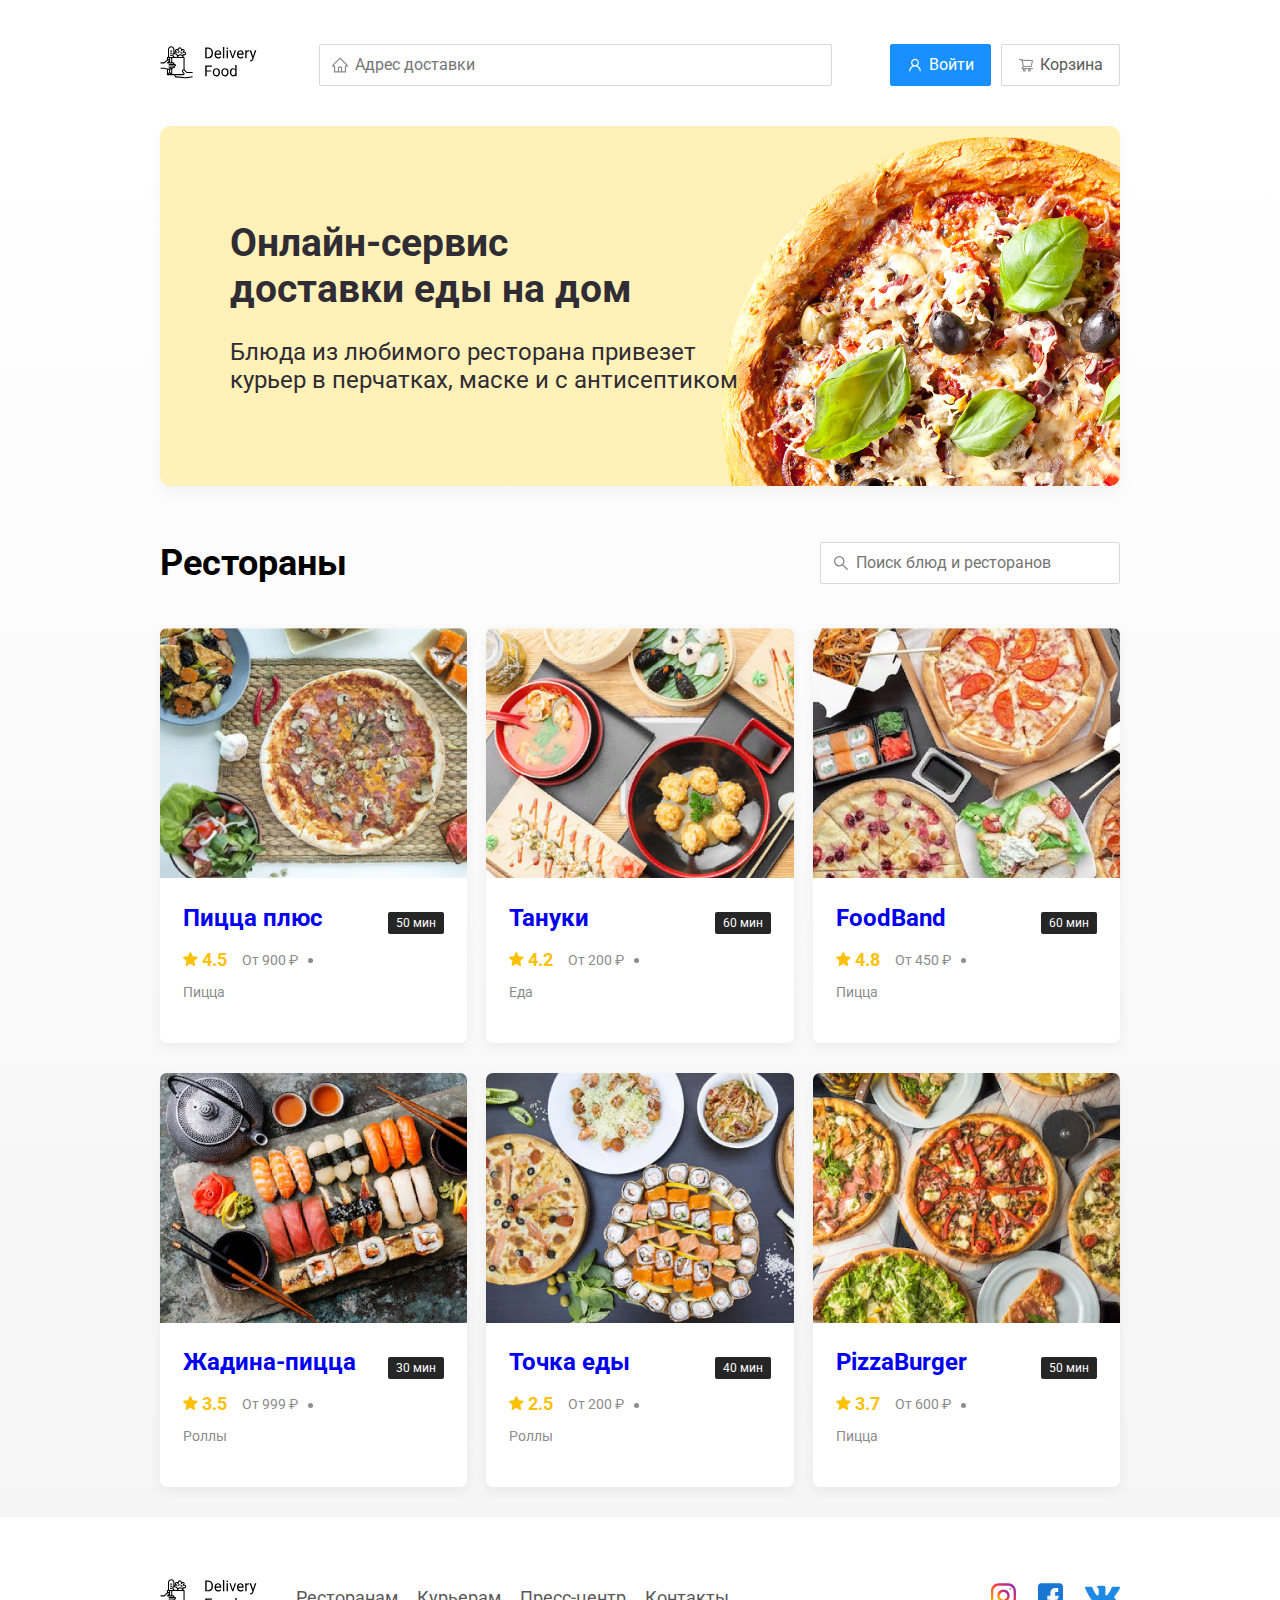
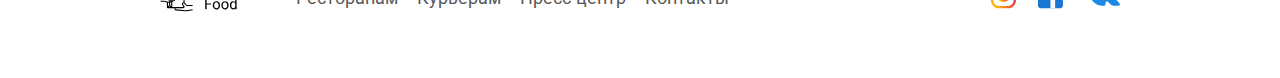
<file: index.html>
<!DOCTYPE html>
<html lang="ru">
<head>
    <meta charset="UTF-8">
    <meta name="viewport" content="width=device-width, initial-scale=1.0">
    <title>Delivery Food - доставка еды на дом</title>
    <link href="https://fonts.googleapis.com/css2?family=Roboto:wght@400;700&display=swap" rel="stylesheet">
    <link rel="stylesheet" href="css/normalize.css">
    <link rel="stylesheet" href="css/style.css">
</head>
<body>
    <div class="container">
        <!-- Шапка сайта -->
        <header class="header">
            <!-- Логотип -->
            <a href="index.html" class="logo">
                <img src="img/logo.svg" alt="Logo">
            </a>
            <!-- Поиск -->
            <input type="text" class="input input-address" placeholder="Адрес доставки">
            <div class="buttons">
                <button class="button button-primary">
                    <img src="img/user.svg" class="button-icon" alt="user">
                    <span class="button-text">Войти</span>
                </button>
                <button class="button">
                    <img src="img/shopping-cart.svg" class="button-icon" alt="shopping cart">
                    <span class="button-text">Корзина</span>
                </button>
            </div>
        </header>
    </div>

    <!-- /.container -->

    <main class="main">
        <div class="container">
            <section class="promo">
                <h1 class="promo-title">
                    Онлайн-сервис <br> доставки еды на дом
                </h1>
                <p class="promo-text">Блюда из любимого ресторана привезет курьер в перчатках, маске и с антисептиком</p>
            </section>
    
            <section class="restaurants">
                <div class="section-heading">
                    <h2 class="section-title">Рестораны</h2>
                    <input type="text" class="input input-search" placeholder="Поиск блюд и ресторанов">
                </div>
                <div class="cards">
                    <a href="restaurant.html" class="card">
                        <img src="img/image.png" alt="image" class="card-image">
                        <div class="card-text">
                            <div class="card-heading">
                                <h3 class="card-title">Пицца плюс</h3>
                                <span class="card-tag tag">50 мин</span>
                            </div>
                            <!-- /.card-heading -->
                            <div class="card-info">
                                <div class="rating">
                                    <img src="img/rating.svg" alt="rating">
                                    4.5
                                </div>
                                <div class="price">От 900 ₽</div>
                                <div class="category">Пицца </div>
                            </div>
                            <!-- /.card-info -->
                        </div>
                        <!-- /.card-text -->
                    </a>
                    <!-- /.card -->
    
                    <a href="restaurant.html" class="card">
                        <img src="img/image2.png" alt="image" class="card-image">
                        <div class="card-text">
                            <div class="card-heading">
                                <h3 class="card-title">Тануки </h3>
                                <span class="card-tag tag">60 мин</span>
                            </div>
                            <!-- /.card-heading -->
                            <div class="card-info">
                                <div class="rating"><img src="img/rating.svg" alt="rating">
                                    4.2</div>
                                <div class="price">От 200 ₽</div>
                                <div class="category">Еда</div>
                            </div>
                            <!-- /.card-info -->
                        </div>
                        <!-- /.card-text -->
                    </a>
                    <!-- /.card -->
    
                    <a href="restaurant.html" class="card">
                        <img src="img/image3.png" alt="image" class="card-image">
                        <div class="card-text">
                            <div class="card-heading">
                                <h3 class="card-title">FoodBand</h3>
                                <span class="card-tag tag">60 мин</span>
                            </div>
                            <!-- /.card-heading -->
                            <div class="card-info">
                                <div class="rating"><img src="img/rating.svg" alt="rating">
                                    4.8</div>
                                <div class="price">От 450 ₽</div>
                                <div class="category">Пицца </div>
                            </div>
                            <!-- /.card-info -->
                        </div>
                        <!-- /.card-text -->
                    </a>
                    <!-- /.card -->
    
                    <a href="restaurant.html" class="card">
                        <img src="img/image4.png" alt="image" class="card-image">
                        <div class="card-text">
                            <div class="card-heading">
                                <h3 class="card-title">Жадина-пицца</h3>
                                <span class="card-tag tag">30 мин</span>
                            </div>
                            <!-- /.card-heading -->
                            <div class="card-info">
                                <div class="rating"><img src="img/rating.svg" alt="rating">
                                    3.5</div>
                                <div class="price">От 999 ₽</div>
                                <div class="category">Роллы</div>
                            </div>
                            <!-- /.card-info -->
                        </div>
                        <!-- /.card-text -->
                    </a>
                    <!-- /.card -->
    
                    <a href="restaurant.html" class="card">
                        <img src="img/image5.png" alt="image" class="card-image">
                        <div class="card-text">
                            <div class="card-heading">
                                <h3 class="card-title">Точка еды</h3>
                                <span class="card-tag tag">40 мин</span>
                            </div>
                            <!-- /.card-heading -->
                            <div class="card-info">
                                <div class="rating"><img src="img/rating.svg" alt="rating">
                                    2.5</div>
                                <div class="price">От 200 ₽</div>
                                <div class="category">Роллы</div>
                            </div>
                            <!-- /.card-info -->
                        </div>
                        <!-- /.card-text -->
                    </a>
                    <!-- /.card -->
    
                    <a href="restaurant.html" class="card">
                        <img src="img/image6.png" alt="image" class="card-image">
                        <div class="card-text">
                            <div class="card-heading">
                                <h3 class="card-title">PizzaBurger</h3>
                                <span class="card-tag tag">50 мин</span>
                            </div>
                            <!-- /.card-heading -->
                            <div class="card-info">
                                <div class="rating"><img src="img/rating.svg" alt="rating">
                                    3.7</div>
                                <div class="price">От 600 ₽</div>
                                <div class="category">Пицца </div>
                            </div>
                            <!-- /.card-info -->
                        </div>
                        <!-- /.card-text -->
                    </a>
                    <!-- /.card -->
                </div>
                <!-- /.cards -->
            </section>
        </div>
        <!-- /.container -->
    </main>

    <footer class="footer">
        <div class="container">
            <div class="footer-block">
                <a href="index.html" class="logo footer-logo">
                    <img src="img/logo.svg" alt="Logo">
                </a>
                <nav class="footer-nav">
                    <a href="#" class="footer-link">Ресторанам </a>
                    <a href="#" class="footer-link">Курьерам</a>
                    <a href="#" class="footer-link">Пресс-центр</a>
                    <a href="#" class="footer-link">Контакты</a>
                </nav>
                <div class="social-links">
                    <a href="#" class="social-link"><img src="img/instagram.svg" alt="instagram"></a>
                    <a href="#" class="social-link"><img src="img/facebook.svg" alt="facebook"></a>
                    <a href="#" class="social-link"><img src="img/vk.svg" alt="vk"></a>
                </div>
                <!-- /.social-links -->
            </div>
            <!-- /.footer-block -->
        </div>
    </footer>
</body>
</html>
</file>
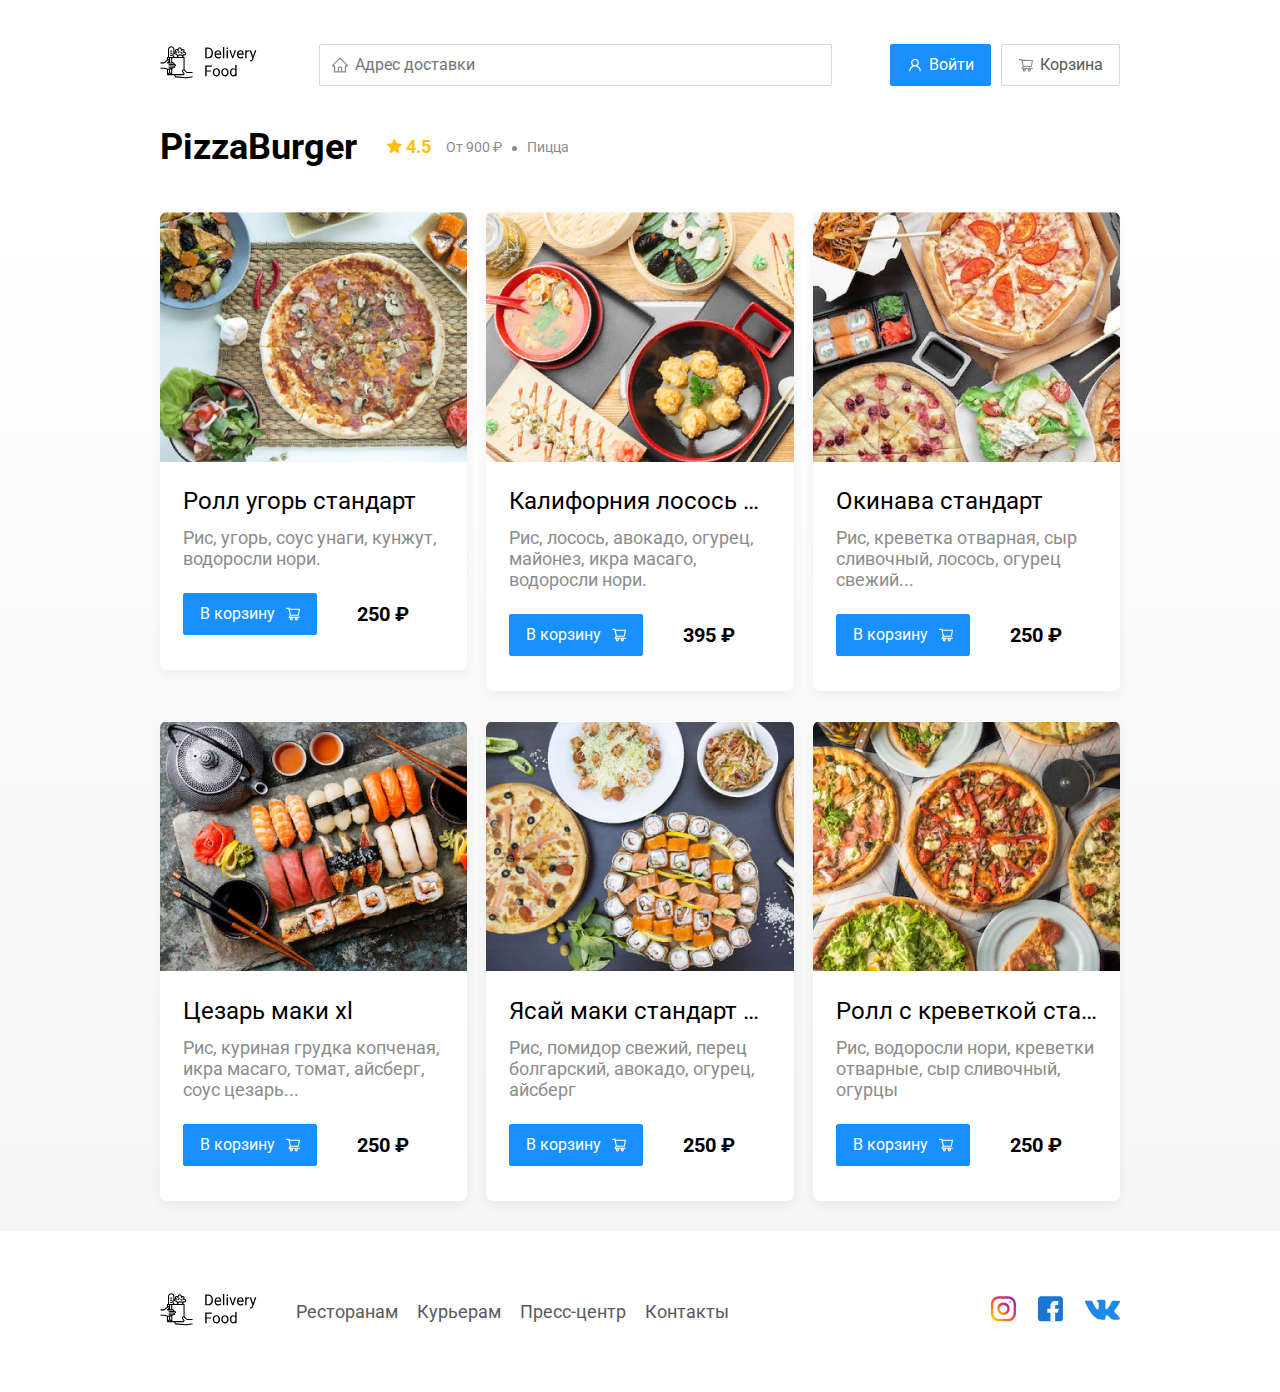
<file: restaurant.html>
<!DOCTYPE html>
<html lang="ru">

<head>
    <meta charset="UTF-8">
    <meta name="viewport" content="width=device-width, initial-scale=1.0">
    <title>PizzaBurger - доставка еды на дом</title>
    <link href="https://fonts.googleapis.com/css2?family=Roboto:wght@400;700&display=swap" rel="stylesheet">
    <link rel="stylesheet" href="css/normalize.css">
    <link rel="stylesheet" href="css/animate.css">
    <link rel="stylesheet" href="css/style.css">
</head>

<body>
    <div class="container">
        <!-- Шапка сайта -->
        <header class="header">
            <!-- Логотип -->
            <a href="index.html" class="logo">
                <img src="img/logo.svg" alt="Logo">
            </a>
            <!-- Поиск -->
            <input type="text" class="input input-address" placeholder="Адрес доставки">
            <div class="buttons">
                <button class="button button-primary">
                    <img src="img/user.svg" class="button-icon" alt="user">
                    <span class="button-text">Войти</span>
                </button>
                <button class="button" id="cart-button">
                    <img src="img/shopping-cart.svg" class="button-icon" alt="shopping cart">
                    <span class="button-text">Корзина</span>
                </button>
            </div>
        </header>
    </div>

    <!-- /.container -->

    <main class="main">
        <div class="container">
            <section class="restaurants">
                <div class="section-heading">
                    <h2 class="section-title">PizzaBurger</h2>
                    <div class="card-info">
                        <div class="rating">
                            <img src="img/rating.svg" alt="rating" class="rating-star"> 4.5
                        </div>
                        <div class="price">От 900 ₽</div>
                        <div class="category">Пицца </div>
                    </div>
                    <!-- /.card-info -->
                </div>
                <div class="cards">
                    <div class="card wow fadeInUp" data-wow-delay="0.2s">
                        <img src="img/image.png" alt="image" class="card-image">
                        <div class="card-text">
                            <div class="card-heading">
                                <h3 class="card-title card-title-reg" title="Ролл угорь стандарт">Ролл угорь стандарт</h3>
                            </div>
                            <!-- /.card-heading -->
                            <div class="card-info">
                                <div class="ingredients">Рис, угорь, соус унаги, кунжут, водоросли нори.</div>
                            </div>
                            <!-- /.card-info -->
                            <div class="card-buttons">
                                <button class="button button-primary">
                                    <span class="button-card-text">В корзину</span>
                                    <img src="img/shopping-cart-white.svg" alt="shopping-cart" class="button-card-image">
                                </button>
                                <strong class="card-price-bold">250 ₽</strong>
                            </div>
                        </div>
                        <!-- /.card-text -->
                    </div>
                    <!-- /.card -->

                    <div class="card wow fadeInUp" data-wow-delay="0.4s">
                        <img src="img/image2.png" alt="image" class="card-image">
                        <div class="card-text">
                            <div class="card-heading">
                                <h3 class="card-title card-title-reg" title="Калифорния лосось стандарт">Калифорния лосось стандарт</h3>
                            </div>
                            <!-- /.card-heading -->
                            <div class="card-info">
                                <div class="ingredients">Рис, лосось, авокадо, огурец, майонез, икра масаго, водоросли нори.</div>
                            </div>
                            <!-- /.card-info -->
                            <div class="card-buttons">
                                <button class="button button-primary">
                                    <span class="button-card-text">В корзину</span>
                                    <img src="img/shopping-cart-white.svg" alt="shopping-cart" class="button-card-image">
                                </button>
                                <strong class="card-price-bold">395 ₽</strong>
                            </div>
                        </div>
                        <!-- /.card-text -->
                    </div>
                    <!-- /.card -->

                    <div class="card wow fadeInUp" data-wow-delay="0.6s">
                        <img src="img/image3.png" alt="image" class="card-image">
                        <div class="card-text">
                            <div class="card-heading">
                                <h3 class="card-title card-title-reg" title="Окинава стандарт">Окинава стандарт</h3>
                            </div>
                            <!-- /.card-heading -->
                            <div class="card-info">
                                <div class="ingredients"> Рис, креветка отварная, сыр сливочный, лосось, огурец свежий...</div>
                            </div>
                            <!-- /.card-info -->
                            <div class="card-buttons">
                                <button class="button button-primary">
                                    <span class="button-card-text">В корзину</span>
                                    <img src="img/shopping-cart-white.svg" alt="shopping-cart" class="button-card-image">
                                </button>
                                <strong class="card-price-bold">250 ₽</strong>
                            </div>
                        </div>
                        <!-- /.card-text -->
                    </div>
                    <!-- /.card -->

                    <div class="card wow fadeInUp" data-wow-delay="0.2s">
                        <img src="img/image4.png" alt="image" class="card-image">
                        <div class="card-text">
                            <div class="card-heading">
                                <h3 class="card-title card-title-reg" title="Цезарь маки хl">Цезарь маки хl</h3>
                            </div>
                            <!-- /.card-heading -->
                            <div class="card-info">
                                <div class="ingredients">Рис, куриная грудка копченая, икра масаго, томат, айсберг, соус цезарь...</div>
                            </div>
                            <!-- /.card-info -->
                            <div class="card-buttons">
                                <button class="button button-primary">
                                    <span class="button-card-text">В корзину</span>
                                    <img src="img/shopping-cart-white.svg" alt="shopping-cart" class="button-card-image">
                                </button>
                                <strong class="card-price-bold">250 ₽</strong>
                            </div>
                        </div>
                        <!-- /.card-text -->
                    </div>
                    <!-- /.card -->

                    <div class="card wow fadeInUp" data-wow-delay="0.4s">
                        <img src="img/image5.png" alt="image" class="card-image">
                        <div class="card-text">
                            <div class="card-heading">
                                <h3 class="card-title card-title-reg" title="Ясай маки стандарт 185 г">Ясай маки стандарт 185 г</h3>
                            </div>
                            <!-- /.card-heading -->
                            <div class="card-info">
                                <div class="ingredients">Рис, помидор свежий, перец болгарский, авокадо, огурец, айсберг</div>
                            </div>
                            <!-- /.card-info -->
                            <div class="card-buttons">
                                <button class="button button-primary">
                                    <span class="button-card-text">В корзину</span>
                                    <img src="img/shopping-cart-white.svg" alt="shopping-cart" class="button-card-image">
                                </button>
                                <strong class="card-price-bold">250 ₽</strong>
                            </div>
                        </div>
                        <!-- /.card-text -->
                    </div>
                    <!-- /.card -->

                    <div class="card wow fadeInUp" data-wow-delay="0.6s">
                        <img src="img/image6.png" alt="image" class="card-image">
                        <div class="card-text">
                            <div class="card-heading">
                                <h3 class="card-title card-title-reg" title="Ролл с креветкой стандарт">Ролл с креветкой стандарт</h3>
                            </div>
                            <!-- /.card-heading -->
                            <div class="card-info">
                                <div class="ingredients">Рис, водоросли нори, креветки отварные, сыр сливочный, огурцы</div>
                            </div>
                            <!-- /.card-info -->
                            <div class="card-buttons">
                                <button class="button button-primary">
                                    <span class="button-card-text">В корзину</span>
                                    <img src="img/shopping-cart-white.svg" alt="shopping-cart" class="button-card-image">
                                </button>
                                <strong class="card-price-bold">250 ₽</strong>
                            </div>
                        </div>
                        <!-- /.card-text -->
                    </div>
                    <!-- /.card -->
                </div>
                <!-- /.cards -->
            </section>
        </div>
        <!-- /.container -->
    </main>

    <footer class="footer">
        <div class="container">
            <div class="footer-block">
                <a href="index.html" class="logo footer-logo">
                    <img src="img/logo.svg" alt="Logo">
                </a>
                <nav class="footer-nav">
                    <a href="#" class="footer-link">Ресторанам </a>
                    <a href="#" class="footer-link">Курьерам</a>
                    <a href="#" class="footer-link">Пресс-центр</a>
                    <a href="#" class="footer-link">Контакты</a>
                </nav>
                <div class="social-links">
                    <a href="#" class="social-link"><img src="img/instagram.svg" alt="instagram"></a>
                    <a href="#" class="social-link"><img src="img/facebook.svg" alt="facebook"></a>
                    <a href="#" class="social-link"><img src="img/vk.svg" alt="vk"></a>
                </div>
                <!-- /.social-links -->
            </div>
            <!-- /.footer-block -->
        </div>
    </footer>

    <div class="modal">
        <div class="modal-dialog">
            <div class="modal-header">
                <h3 class="modal-title">Корзина</h3>
                <button class="close">&times</button>
            </div>
            <!-- /.modal-header -->
            <div class="modal-body">
                <div class="food-row">
                    <span class="food-name">Ролл угорь стандарт</span>
                    <strong class="food-price">250 ₽</strong>
                    <div class="food-counter">
                        <button class="counter-button">-</button>
                        <span class="counter">1</span>
                        <button class="counter-button">+</button>
                    </div>
                </div>
                <!-- /.foods-row -->
                <div class="food-row">
                    <span class="food-name">Ролл угорь стандарт</span>
                    <strong class="food-price">250 ₽</strong>
                    <div class="food-counter">
                        <button class="counter-button">-</button>
                        <span class="counter">1</span>
                        <button class="counter-button">+</button>
                    </div>
                </div>
                <!-- /.foods-row -->
                <div class="food-row">
                    <span class="food-name">Ролл угорь стандарт</span>
                    <strong class="food-price">250 ₽</strong>
                    <div class="food-counter">
                        <button class="counter-button">-</button>
                        <span class="counter">1</span>
                        <button class="counter-button">+</button>
                    </div>
                </div>
                <!-- /.foods-row -->
                <div class="food-row">
                    <span class="food-name">Ролл угорь стандарт</span>
                    <strong class="food-price">250 ₽</strong>
                    <div class="food-counter">
                        <button class="counter-button">-</button>
                        <span class="counter">1</span>
                        <button class="counter-button">+</button>
                    </div>
                </div>
                <!-- /.foods-row -->
                <div class="food-row">
                    <span class="food-name">Ролл угорь стандарт</span>
                    <strong class="food-price">250 ₽</strong>
                    <div class="food-counter">
                        <button class="counter-button">-</button>
                        <span class="counter">1</span>
                        <button class="counter-button">+</button>
                    </div>
                </div>
                <!-- /.foods-row -->
            </div>
            <!-- /.modal-body -->
            <div class="modal-footer">
                <span class="modal-pricetag">1250 ₽</span>
                <div class="footer-buttons">
                    <button class="button button-primary">Оформить заказ</button>
                    <button class="button">Отмена</button>
                </div>
            </div>
            <!-- /.modal-footer -->
        </div>
        <!-- /.modal-dialog -->
    </div>
    <script src="js/wow.min.js"></script>
    <script src="js/main.js"></script>
</body>

</html>
</file>
<file: css/style.css>
* {
    box-sizing: border-box;
}

body {
    font-family: 'Roboto', sans-serif;
    padding-top: 44px;
}

.container {
    max-width: 1200px;
    margin: auto;
}

.header {
    display: flex;
    align-items: center;
    justify-content: space-between;
    margin-bottom: 40px;
}

.input {
    background: #FFFFFF;
    border: 1px solid #D9D9D9;
    border-radius: 2px;
    font-size: 16px;
    line-height: 24px;
    padding: 8px;
    padding-left: 35px;
    background-repeat: no-repeat;
    background-position: left 11px center;
}

.input-address {
    flex: 0.8;
    background-image: url(../img/home.svg);
}

.input-search {
    width: 300px;
    background-image: url(../img/search.svg);
    margin-left: auto;
}

.button {
    display: flex;
    align-items: center;
    padding: 8px 16px;
    background: #FFFFFF;
    border: 1px solid #D9D9D9;
    box-sizing: border-box;
    box-shadow: 0px 0px 2px rgba(0, 0, 0, 0.0015);
    border-radius: 2px;
    color: #595959;
    font-size: 16px;
    line-height: 24px;
    cursor: pointer;
}

.button-primary {
    background: #1890FF;
    color: #FFFFFF;
    border: 1px solid #1890FF;
    margin-right: 10px;
}

.button-card-text {
    margin-right: 10px;
}

.button-icon {
    margin-right: 6px;
}

.buttons {
    display: flex;
    align-items: center;
}

.promo {
    box-shadow: 0px 7px 12px rgba(158, 158, 163, 0.1);
    background: #FFF1B8 url(../img/promo-image.png) no-repeat top 10px right -150px / 800px;
    border-radius: 10px;
    padding: 68px 70px;
    margin-bottom: 56px;
}

.promo-title {
    font-style: normal;
    font-weight: bold;
    font-size: 39px;
    line-height: 46px;
    color: #302C34;
}

.promo-text {
    font-style: normal;
    font-weight: normal;
    font-size: 24px;
    line-height: 28px;
    color: #302C34;
    max-width: 538px;
}

.section-heading {
    display: flex;
    align-items: center;
    margin-bottom: 44px;
}

.section-title {
    font-style: normal;
    font-weight: bold;
    font-size: 36px;
    line-height: 42px;
    color: #000000;
    margin: 0;
    margin-right: 30px;
}

.cards {
    display: flex;
    align-items: flex-start;
    justify-content: space-between;
    flex-wrap: wrap;
}

.card {
    background: #FFFFFF;
    box-shadow: 0px 4px 12px rgba(0, 0, 0, 0.05);
    border-radius: 7px;
    overflow: hidden;
    margin-bottom: 30px;
    flex-basis: 32%;
    text-decoration: none;
}

.card-image {
    width: 384px;
    height: 250px;
    object-fit: cover;
}

.card-text {
    padding-top: 20px;
    padding-bottom: 35px;
    padding-left: 23px;
    padding-right: 23px;
}

.card-heading {
    display: flex;
    align-items: center;
    justify-content: space-between;
}

.card-title {
    margin: 0;
    font-style: normal;
    font-weight: bold;
    font-size: 24px;
    line-height: 31px;
    padding-bottom: 10px;
}

.card-title-reg {
    font-weight: 400;
    text-overflow: ellipsis;
    overflow: hidden;
    white-space: nowrap;
}

.card-tag {
    font-style: normal;
    font-weight: normal;
    font-size: 12px;
    line-height: 20px;
    color: #ffffff;
    background: #262626;
    border-radius: 2px;
    padding: 1px 8px;
}

.card-info {
    display: flex;
    align-items: center;
    flex-wrap: wrap;
}

.card-buttons {
    display: flex;
    align-items: center;
    margin-top: 24px;
}

.card-price-bold {
    font-style: normal;
    font-weight: bold;
    font-size: 20px;
    line-height: 32px;
    margin-left: 30px;
}

.rating {
    margin-right: 26px;
    color: #FFC107;
    font-style: normal;
    font-weight: bold;
    font-size: 18px;
    line-height: 32px;
}

.price,
.category {
    color: #8C8C8C;
    font-style: normal;
    font-weight: normal;
    font-size: 18px;
    line-height: 32px;
}

.price {
    margin-right: 10px;
}

.ingredients {
    color: #8C8C8C;
    font-size: 18px;
    line-height: 21px;
}

.category {
    text-overflow: ellipsis;
    overflow: hidden;
    white-space: nowrap;
    min-width: 150px;
}

.price::after {
    content: "";
    width: 5px;
    height: 5px;
    background-color: #8c8c8c;
    display: inline-block;
    vertical-align: middle;
    border-radius: 50%;
    margin-left: 10px;
}

.main {
    background: linear-gradient(180deg, rgba(245, 245, 245, 0) 1.04%, #F5F5F5 100%);
}

.footer {
    padding: 60px 0;
}

.footer-block {
    display: flex;
    align-items: center;
    justify-content: space-between;
}

.footer-link {
    display: inline-block;
    color: #595959;
    text-decoration: none;
    font-style: normal;
    font-weight: normal;
    font-size: 18px;
    line-height: 21px;
}

.footer-link:not(:last-child) {
    margin-right: 15px;
}

.footer-nav {
    margin-right: auto;
    margin-left: 35px;
}

.social-links {
    display: flex;
    align-items: center;
}

.social-link:not(:last-child) {
    margin-right: 21px;
}

.modal {
    display: none;
    position: fixed;
    left: 0;
    top: 0;
    width: 100%;
    height: 100%;
    background: rgba(0, 0, 0, 0.4);
}

.is-open {
    display: flex;
}

.modal-dialog {
    max-width: 780px;
    width: 95%;
    background: #FFFFFF;
    border-radius: 5px;
    margin: auto;
    padding: 40px 45px;
}

.modal-header {
    display: flex;
    align-items: center;
    justify-content: space-between;
    margin-bottom: 45px;
}

.modal-title {
    margin: 0;
    font-weight: bold;
    font-size: 36px;
    line-height: 42px;
}

.close {
    font-size: 36px;
    border: none;
    background-color: transparent;
}

.modal-body {
    margin-bottom: 52px;
}

.food-row {
    display: flex;
    align-items: flex-start;
    justify-content: space-between;
    padding-bottom: 8px;
    border-bottom: 1px solid #D9D9D9;
    margin-bottom: 15px;
}

.food-name {
    font-weight: normal;
    font-size: 18px;
    line-height: 32px;
}

.food-price {
    margin-left: auto;
    margin-right: 47px;
    font-weight: bold;
    font-size: 20px;
    line-height: 32px;
}

.food-counter {
    display: flex;
    align-items: center;
}

.counter-button {
    display: flex;
    align-items: center;
    justify-content: center;
    width: 39px;
    height: 32px;
    background: #FFFFFF;
    border: 1px solid #40A9FF;
    box-sizing: border-box;
    border-radius: 2px;
    font-weight: normal;
    font-size: 14px;
    line-height: 22px;
    color: #40A9FF;
}

.counter {
    font-size: 16px;
    line-height: 24px;
    margin-left: 10px;
    margin-right: 10px;
}

.modal-footer {
    display: flex;
    align-items: center;
    justify-content: space-between;
}

.footer-buttons {
    display: flex;
    align-items: center;
}

.modal-pricetag {
    background: #262626;
    border-radius: 5px;
    color: #FAFAFA;
    padding: 15px 20px;
    font-size: 20px;
    line-height: 23px;
}

@media (max-width: 1366px) {
    .container {
        max-width: 960px;
    }
    .promo {
        background-position: top 10px right -150px;
        background-size: 550px;
    }
    .rating {
        margin-right: 15px;
    }
    .category,
    .price {
        font-size: 14px;
    }
}

@media (max-width: 992px) {
    .container {
        max-width: 750px;
    }
    .promo {
        padding: 50px;
        background-size: 400px;
        background-position: top 10px right -150px;
    }
    .promo-text {
        font-size: 18px;
        max-width: 400px;
    }
    .card {
        flex-basis: 49%;
    }
    .footer-link {
        font-size: 16px;
    }
}

@media (max-width: 768px) {
    .container {
        max-width: 560px;
    }
    .card-info {
        flex-wrap: wrap;
    }
    .card .rating {
        flex-basis: 100%;
    }
    .card-title {
        font-size: 18px;
    }
    .promo {
        background-size: 300px;
        background-position: bottom 40px right -140px;
    }
    .promo-title {
        font-size: 24px;
        line-height: 1.4;
    }
    .promo-text {
        margin-top: 0;
    }
}

@media (max-width: 578px) {
    .container {
        max-width: 90%;
    }
    .header {
        flex-wrap: wrap;
    }
    .input-address {
        margin-top: 15px;
        order: 5;
        flex: 1;
    }
    .promo {
        background-image: none;
    }
    .promo-title {
        margin-bottom: 10px;
    }
    .section-title {
        font-size: 20px;
    }
    .card {
        flex-basis: 100%;
    }
    .card-image {
        width: 100%;
    }
    .footer {
        padding: 30px 0;
    }
    .footer-block {
        align-items: flex-start;
    }
    .footer-nav {
        order: 0;
        margin-left: 0;
        margin-right: 0;
        display: flex;
        flex-direction: column;
    }
    .footer-logo {
        order: 1;
        margin-right: 15px;
    }
    .social-links {
        order: 2;
    }
}

@media (max-width: 480px) {
    .button-text {
        display: none;
    }
    .button {
        min-height: 40px;
    }
    .button-icon {
        margin: 0;
    }
    .section-title {
        margin: auto;
    }
    .promo {
        padding: 20px;
    }
    .section-heading {
        flex-wrap: wrap;
    }
    .footer-block {
        flex-wrap: wrap;
        flex-direction: column;
        align-items: center;
    }
    .footer-logo {
        order: 0;
        margin-bottom: 20px;
    }
    .footer-nav {
        margin-bottom: 20px;
        text-align: center;
    }
    .footer-link:not(:last-child) {
        margin-right: 0;
    }
}
</file>
